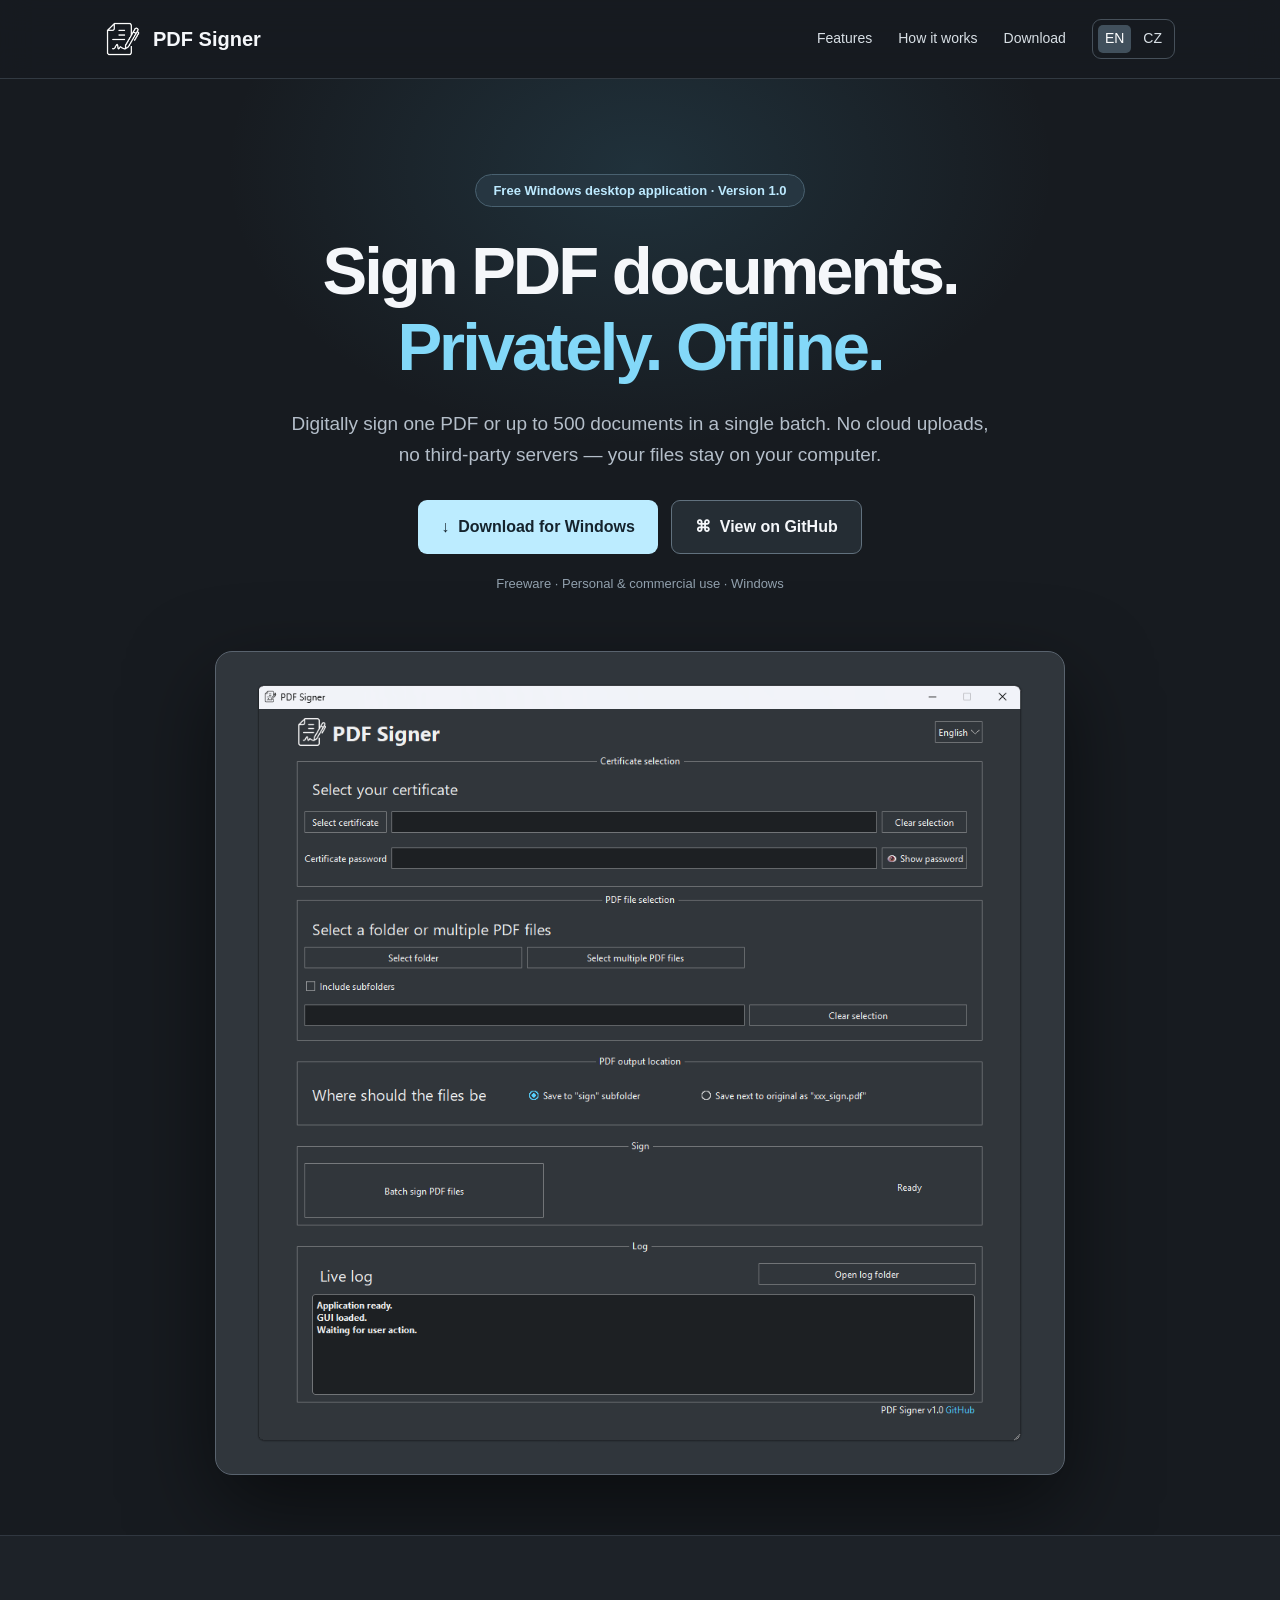
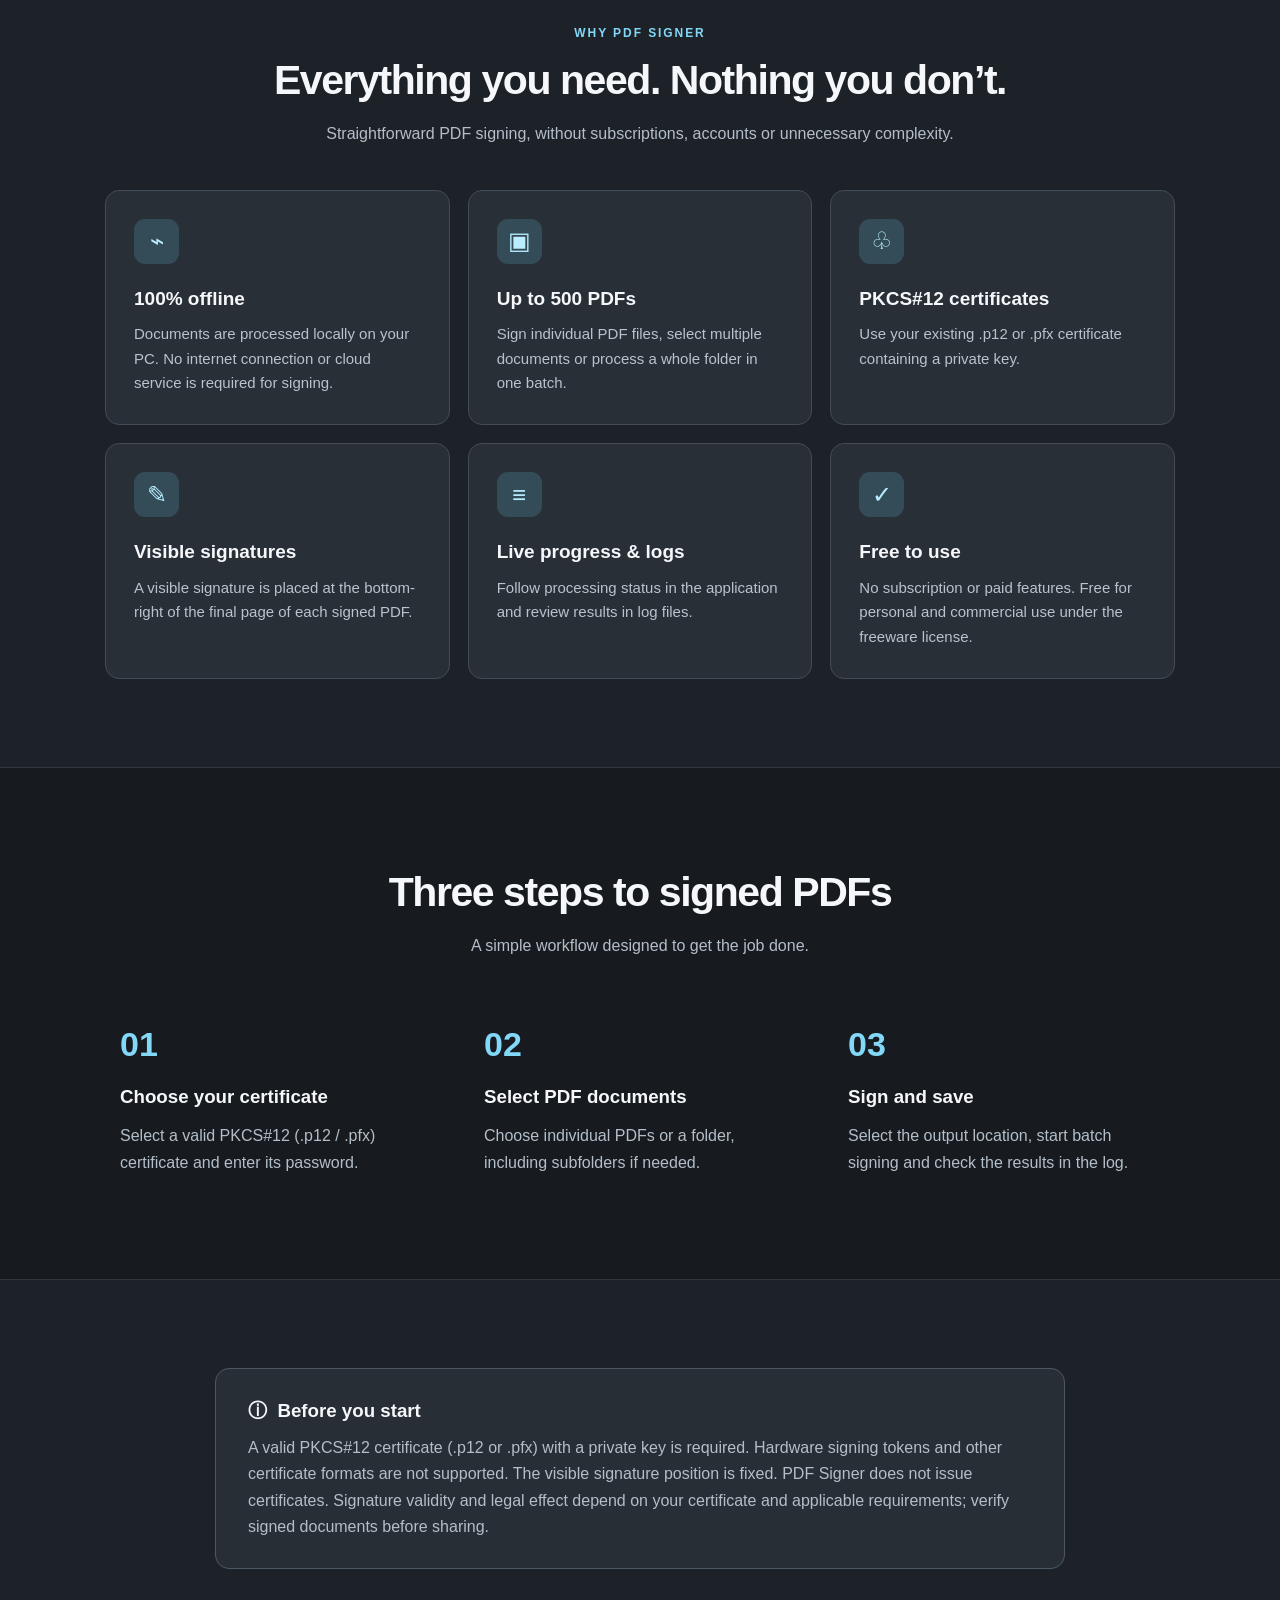
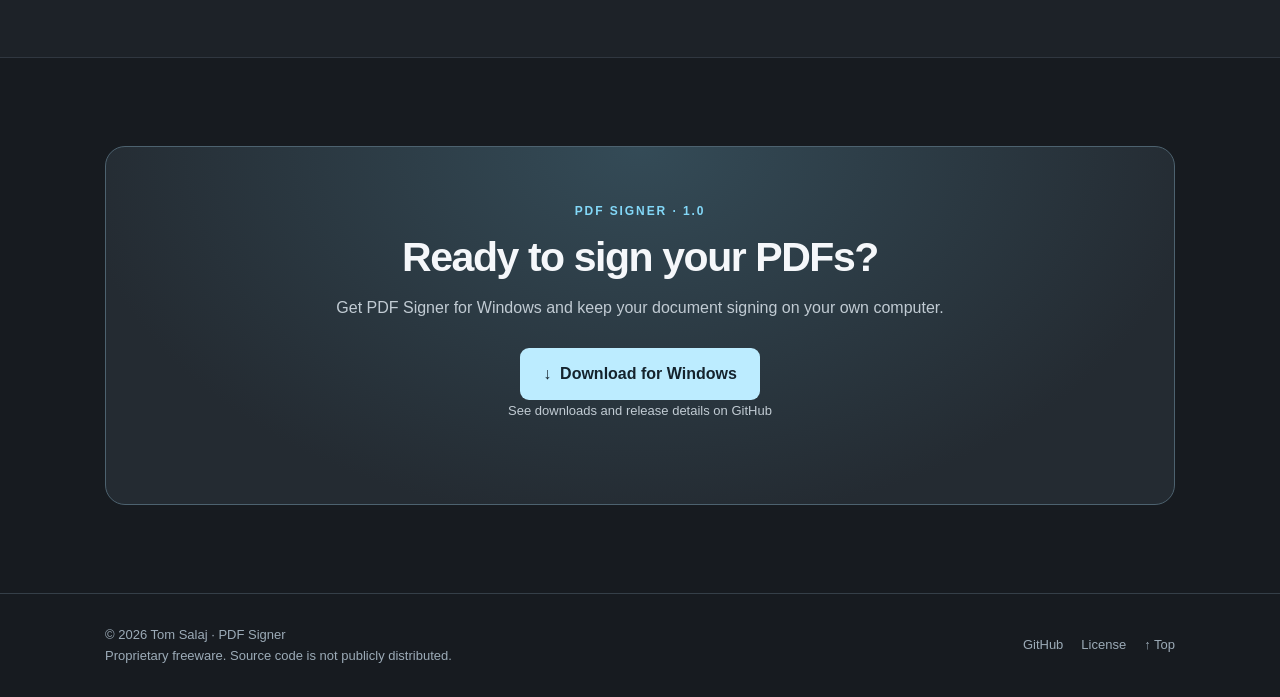
<file: docs/index.html>
<!doctype html>
<html lang="en">
<head>
<meta charset="utf-8">
<meta name="viewport" content="width=device-width,initial-scale=1">
<meta name="description" content="Free offline Windows desktop application for batch digital PDF signing with PKCS#12 certificates.">
<meta name="theme-color" content="#171b20">
<link rel="icon" type="image/png" href="assets/favicon.png">
<link rel="stylesheet" href="style.css">
<link rel="alternate" hreflang="en" href="https://tom591.github.io/pdf-signer/">
<link rel="alternate" hreflang="cs" href="https://tom591.github.io/pdf-signer/index_cs.html">
<title>PDF Signer — Free offline Windows desktop application for batch digital PDF signing with PKCS#12 certificates
</title>
<meta name="google-site-verification" content="HD3Lw4Ob68nkCvNUrleOzye5oAtL8HYMbpMUky3r5Ic" />
</head>
<body>
<header class="header">
<div class="container nav">
<a class="brand" href="#top">
<img src="assets/logo-white.png" alt="" width="36" height="36">PDF Signer</a>
<nav class="links" aria-label="Navigation">
<a class="nav-item" href="#features">Features</a>
<a class="nav-item" href="#how">How it works</a>
<a class="nav-item" href="#download">Download</a>
<div class="langs">
<a href="index.html" aria-current="page" lang="en">EN</a>
<a href="index_cs.html"  lang="cs">CZ</a>
</div>
</nav>
</div>
</header>
<main id="top">
<section class="hero">
<div class="container">
<div class="eyebrow">Free Windows desktop application · Version 1.0
</div><h1>Sign PDF documents.
<br>
<span>Privately. Offline.
</span></h1>
<p class="lead">Digitally sign one PDF or up to 500 documents in a single batch. No cloud uploads, no third-party servers — your files stay on your computer.
</p>
<div class="buttons">
<a class="button primary" href="https://github.com/tom591/pdf-signer/releases" target="_blank" rel="noopener noreferrer">↓ &nbsp;Download for Windows</a>
<a class="button secondary" href="https://github.com/tom591/pdf-signer" target="_blank" rel="noopener noreferrer">⌘ &nbsp;View on GitHub</a>
</div>
<p class="meta">Freeware · Personal & commercial use · Windows
</p>
<div class="preview">
<img src="assets/screenshot-en.png" width="997" height="985" alt="PDF Signer English application interface" fetchpriority="high">
</div>
</div>
</section>
<section class="section section-alt anchor" id="features">
<div class="container">
<div class="section-head">
<div class="kicker">Why PDF Signer
</div><h2>Everything you need. Nothing you don’t.</h2>
<p>Straightforward PDF signing, without subscriptions, accounts or unnecessary complexity.
</p>
</div>
<div class="cards">
<article class="card">
<div class="symbol" aria-hidden="true">⌁
</div><h3>100% offline</h3>
<p>Documents are processed locally on your PC. No internet connection or cloud service is required for signing.
</p>
</article>
<article class="card">
<div class="symbol" aria-hidden="true">▣
</div><h3>Up to 500 PDFs</h3>
<p>Sign individual PDF files, select multiple documents or process a whole folder in one batch.
</p>
</article>
<article class="card">
<div class="symbol" aria-hidden="true">♧
</div><h3>PKCS#12 certificates</h3>
<p>Use your existing .p12 or .pfx certificate containing a private key.
</p>
</article>
<article class="card">
<div class="symbol" aria-hidden="true">✎
</div><h3>Visible signatures</h3>
<p>A visible signature is placed at the bottom-right of the final page of each signed PDF.
</p>
</article>
<article class="card">
<div class="symbol" aria-hidden="true">≡
</div><h3>Live progress & logs</h3>
<p>Follow processing status in the application and review results in log files.
</p>
</article>
<article class="card">
<div class="symbol" aria-hidden="true">✓
</div><h3>Free to use</h3>
<p>No subscription or paid features. Free for personal and commercial use under the freeware license.
</p>
</article>
</div>
</div>
</section>
<section class="section anchor" id="how">
<div class="container">
<div class="section-head"><h2>Three steps to signed PDFs</h2>
<p>A simple workflow designed to get the job done.
</p>
</div>
<div class="steps">
<article class="step"><h3>Choose your certificate</h3>
<p>Select a valid PKCS#12 (.p12 / .pfx) certificate and enter its password.
</p>
</article>
<article class="step"><h3>Select PDF documents</h3>
<p>Choose individual PDFs or a folder, including subfolders if needed.
</p>
</article>
<article class="step"><h3>Sign and save</h3>
<p>Select the output location, start batch signing and check the results in the log.
</p>
</article>
</div>
</div>
</section>
<section class="section section-alt">
<div class="container">
<div class="notice"><h3>ⓘ &nbsp;Before you start</h3>
<p>A valid PKCS#12 certificate (.p12 or .pfx) with a private key is required. Hardware signing tokens and other certificate formats are not supported. The visible signature position is fixed. PDF Signer does not issue certificates. Signature validity and legal effect depend on your certificate and applicable requirements; verify signed documents before sharing.
</p>
</div>
</div>
</section>
<section class="section anchor" id="download">
<div class="container">
<div class="download-panel">
<div class="kicker">PDF Signer · 1.0
</div><h2>Ready to sign your PDFs?</h2>
<p>Get PDF Signer for Windows and keep your document signing on your own computer.
</p>
<a class="button primary" href="https://github.com/tom591/pdf-signer/releases" target="_blank" rel="noopener noreferrer">↓ &nbsp;Download for Windows</a>
<p class="meta">See downloads and release details on GitHub
</p>
</div>
</div>
</section>
</main>
<footer class="footer">
<div class="container footer-inner">
<div>© 2026 Tom Salaj · PDF Signer
<br>Proprietary freeware. Source code is not publicly distributed.
</div>
<div class="footer-links">
<a href="https://github.com/tom591/pdf-signer" target="_blank" rel="noopener noreferrer">GitHub</a>
<a href="https://github.com/tom591/pdf-signer/blob/main/LICENSE" target="_blank" rel="noopener noreferrer">License</a>
<a href="#top">↑ Top</a>
</div>
</div>
</footer>
</body>
</html>
</file>
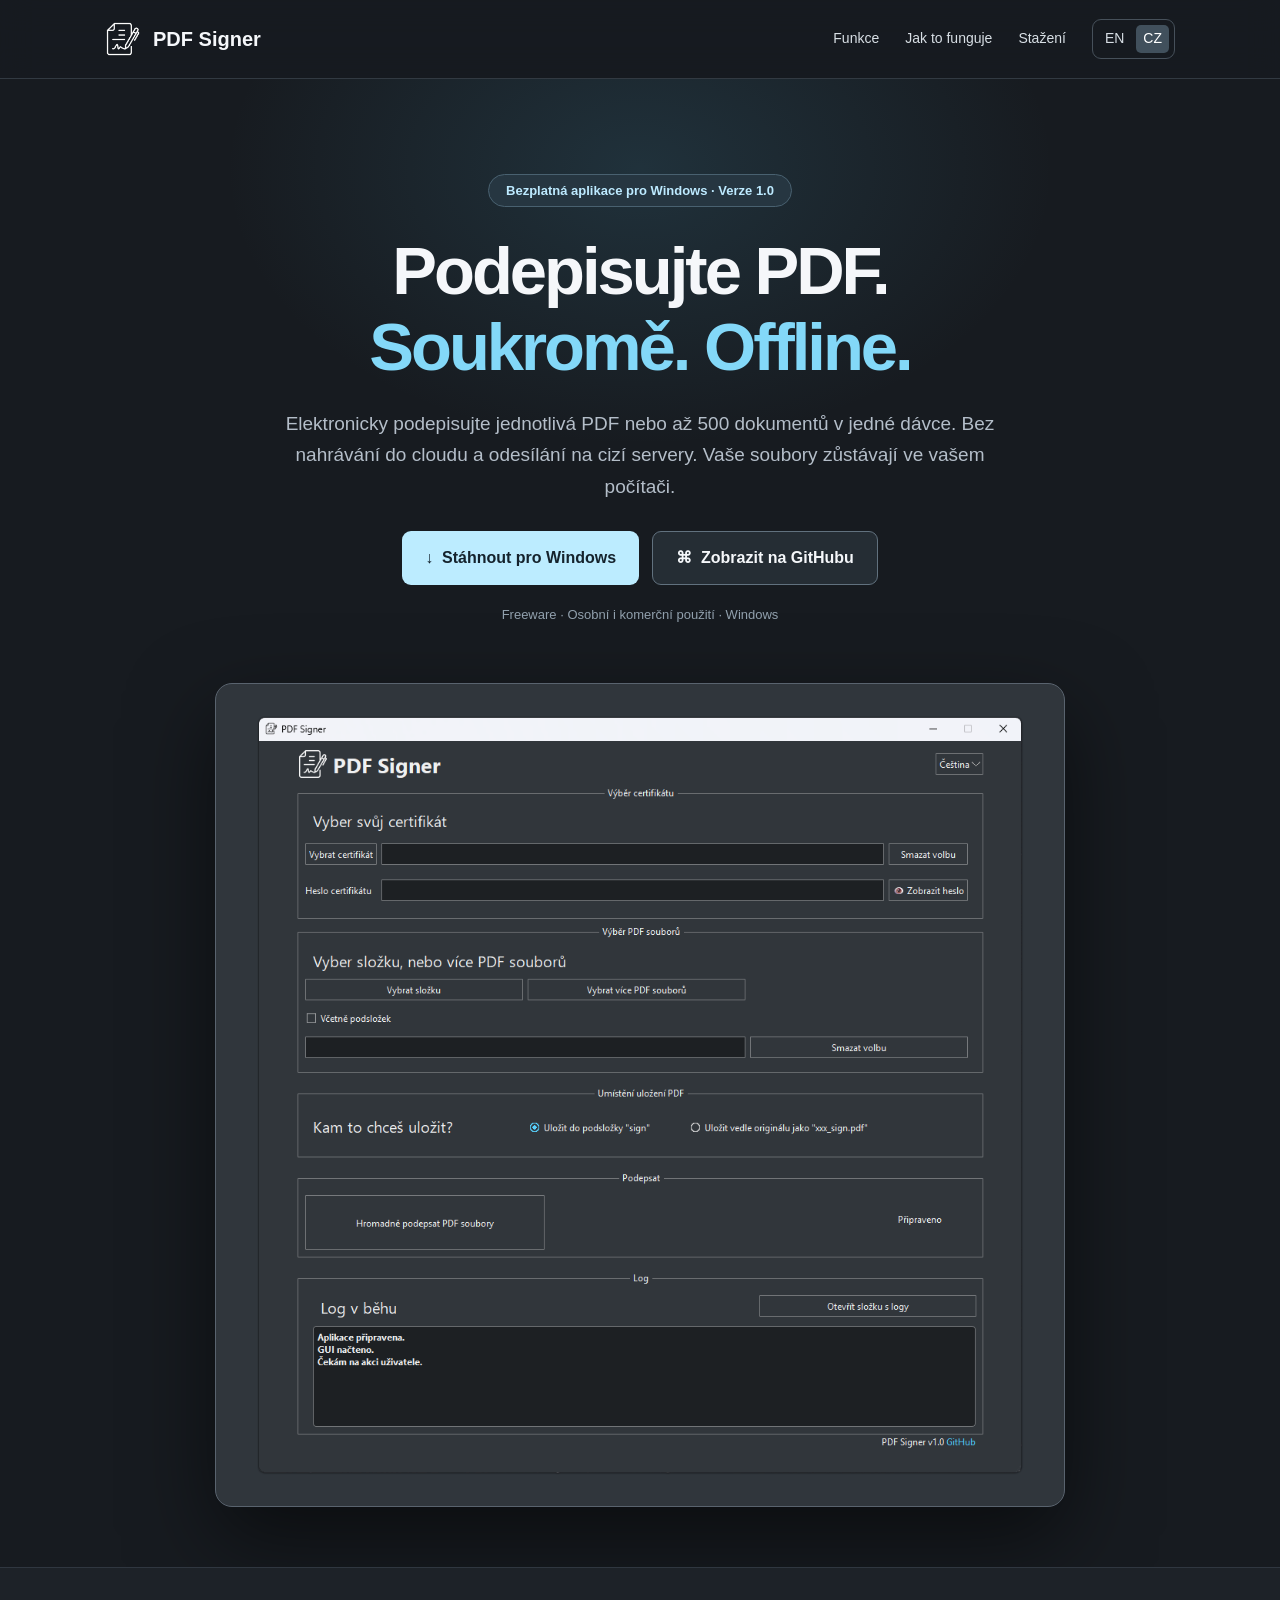
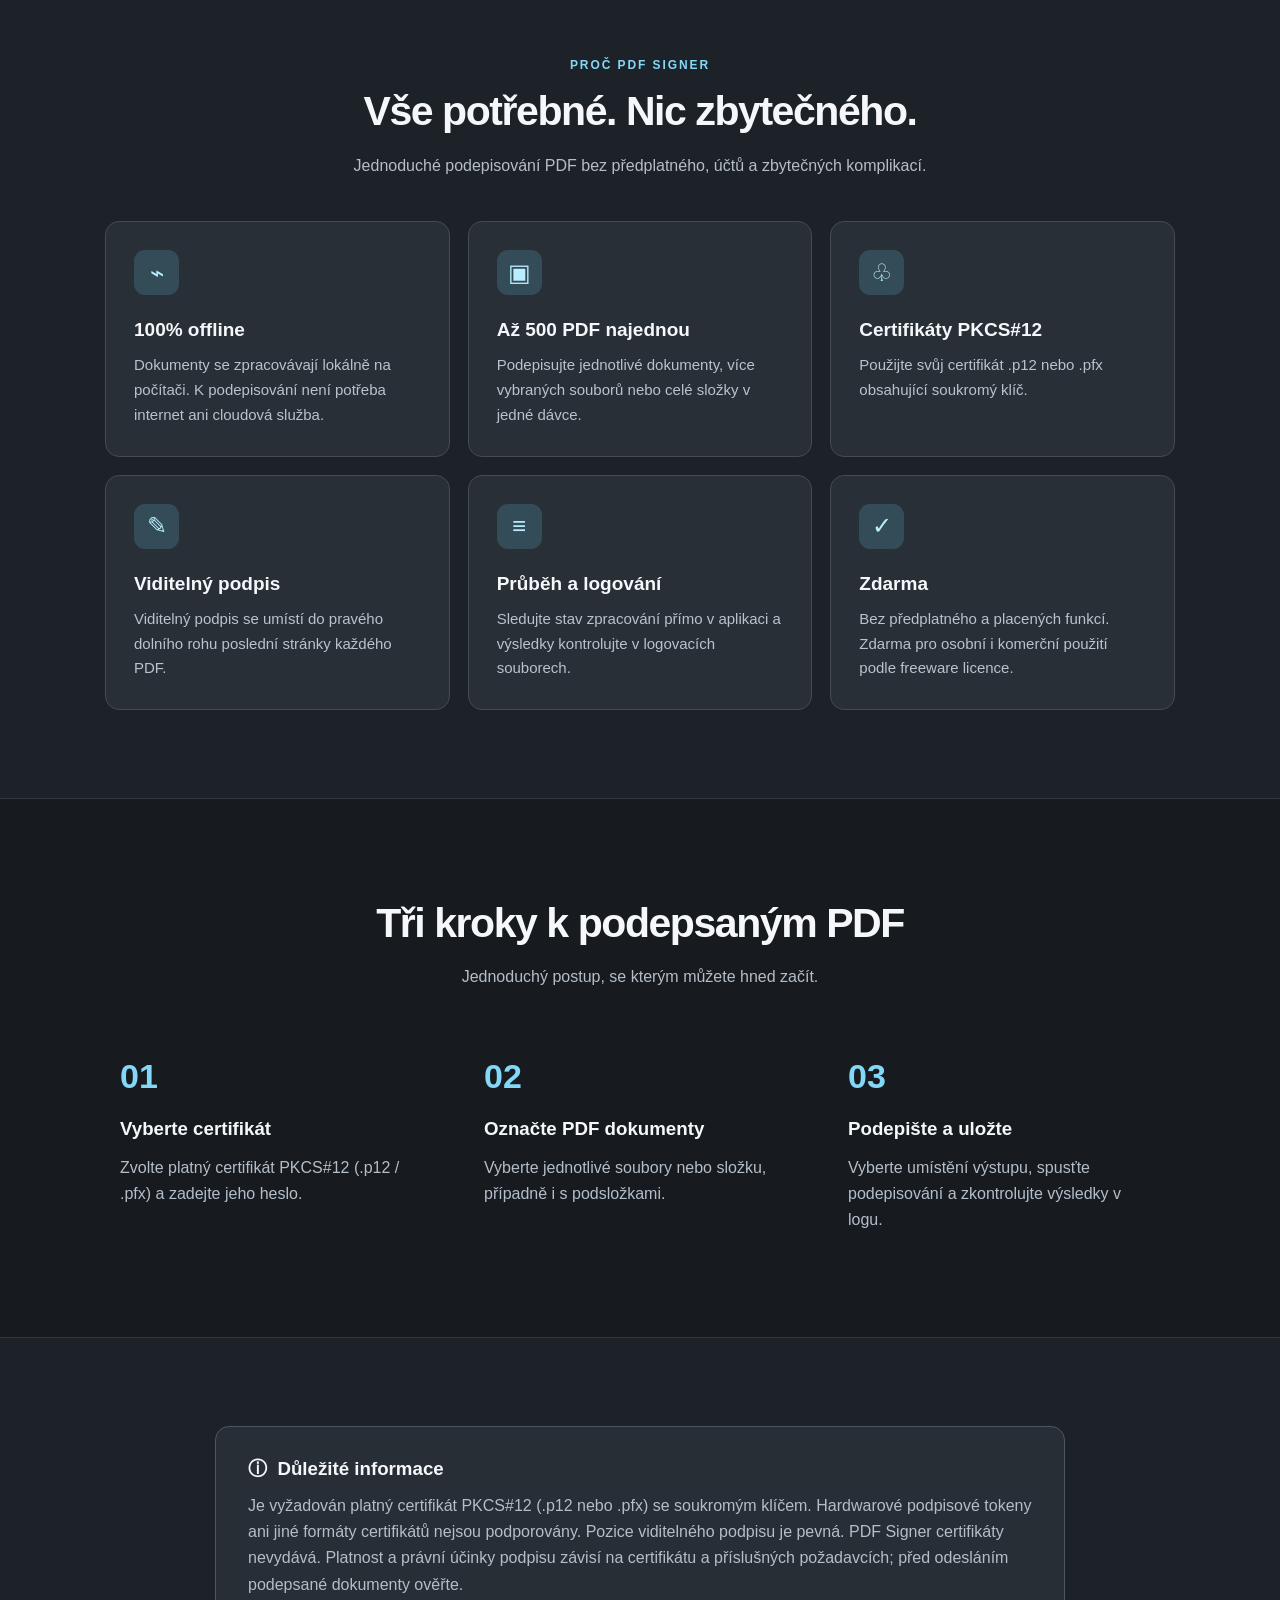
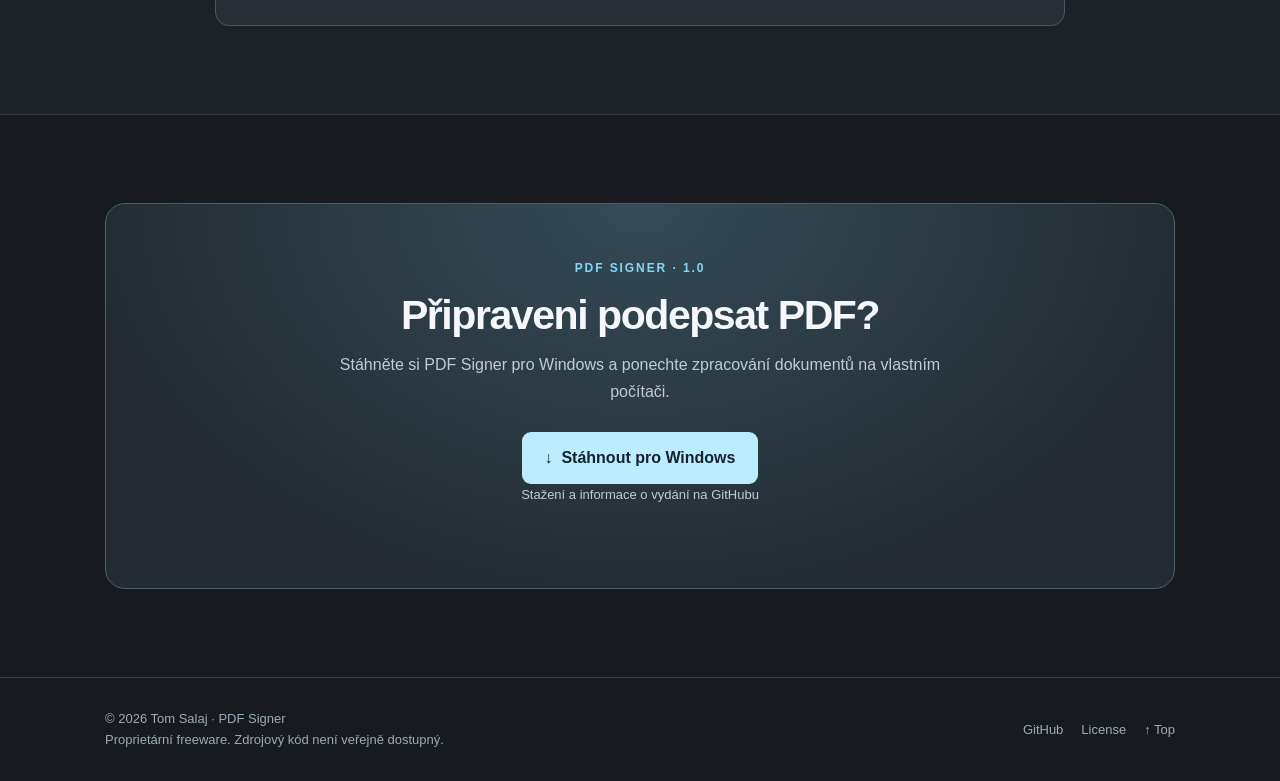
<file: docs/index_cs.html>
<!doctype html>
<html lang="cs">
<head>
<meta charset="utf-8">
<meta name="viewport" content="width=device-width,initial-scale=1">
<meta name="description" content="Bezplatná offline aplikace pro Windows k hromadnému elektronickému podepisování PDF pomocí certifikátů PKCS#12.">
<meta name="theme-color" content="#171b20">
<link rel="icon" type="image/png" href="assets/favicon.png">
<link rel="stylesheet" href="style.css">
<link rel="alternate" hreflang="en" href="https://tom591.github.io/pdf-signer/">
<link rel="alternate" hreflang="cs" href="https://tom591.github.io/pdf-signer/index_cs.html">
<title>PDF Signer — Bezplatná offline aplikace pro Windows k hromadnému elektronickému podepisování PDF pomocí certifikátů PKCS#12
</title>
</head>
<body>
<header class="header">
<div class="container nav">
<a class="brand" href="#top">
<img src="assets/logo-white.png" alt="" width="36" height="36">PDF Signer</a>
<nav class="links" aria-label="Navigation">
<a class="nav-item" href="#features">Funkce</a>
<a class="nav-item" href="#how">Jak to funguje</a>
<a class="nav-item" href="#download">Stažení</a>
<div class="langs">
<a href="index.html"  lang="en">EN</a>
<a href="index_cs.html" aria-current="page" lang="cs">CZ</a>
</div>
</nav>
</div>
</header>
<main id="top">
<section class="hero">
<div class="container">
<div class="eyebrow">Bezplatná aplikace pro Windows · Verze 1.0
</div><h1>Podepisujte PDF.
<br>
<span>Soukromě. Offline.
</span></h1>
<p class="lead">Elektronicky podepisujte jednotlivá PDF nebo až 500 dokumentů v jedné dávce. Bez nahrávání do cloudu a odesílání na cizí servery. Vaše soubory zůstávají ve vašem počítači.
</p>
<div class="buttons">
<a class="button primary" href="https://github.com/tom591/pdf-signer/releases" target="_blank" rel="noopener noreferrer">↓ &nbsp;Stáhnout pro Windows</a>
<a class="button secondary" href="https://github.com/tom591/pdf-signer" target="_blank" rel="noopener noreferrer">⌘ &nbsp;Zobrazit na GitHubu</a>
</div>
<p class="meta">Freeware · Osobní i komerční použití · Windows
</p>
<div class="preview">
<img src="assets/screenshot-cs.png" width="993" height="983" alt="České rozhraní aplikace PDF Signer" fetchpriority="high">
</div>
</div>
</section>
<section class="section section-alt anchor" id="features">
<div class="container">
<div class="section-head">
<div class="kicker">Proč PDF Signer
</div><h2>Vše potřebné. Nic zbytečného.</h2>
<p>Jednoduché podepisování PDF bez předplatného, účtů a zbytečných komplikací.
</p>
</div>
<div class="cards">
<article class="card">
<div class="symbol" aria-hidden="true">⌁
</div><h3>100% offline</h3>
<p>Dokumenty se zpracovávají lokálně na počítači. K podepisování není potřeba internet ani cloudová služba.
</p>
</article>
<article class="card">
<div class="symbol" aria-hidden="true">▣
</div><h3>Až 500 PDF najednou</h3>
<p>Podepisujte jednotlivé dokumenty, více vybraných souborů nebo celé složky v jedné dávce.
</p>
</article>
<article class="card">
<div class="symbol" aria-hidden="true">♧
</div><h3>Certifikáty PKCS#12</h3>
<p>Použijte svůj certifikát .p12 nebo .pfx obsahující soukromý klíč.
</p>
</article>
<article class="card">
<div class="symbol" aria-hidden="true">✎
</div><h3>Viditelný podpis</h3>
<p>Viditelný podpis se umístí do pravého dolního rohu poslední stránky každého PDF.
</p>
</article>
<article class="card">
<div class="symbol" aria-hidden="true">≡
</div><h3>Průběh a logování</h3>
<p>Sledujte stav zpracování přímo v aplikaci a výsledky kontrolujte v logovacích souborech.
</p>
</article>
<article class="card">
<div class="symbol" aria-hidden="true">✓
</div><h3>Zdarma</h3>
<p>Bez předplatného a placených funkcí. Zdarma pro osobní i komerční použití podle freeware licence.
</p>
</article>
</div>
</div>
</section>
<section class="section anchor" id="how">
<div class="container">
<div class="section-head"><h2>Tři kroky k podepsaným PDF</h2>
<p>Jednoduchý postup, se kterým můžete hned začít.
</p>
</div>
<div class="steps">
<article class="step"><h3>Vyberte certifikát</h3>
<p>Zvolte platný certifikát PKCS#12 (.p12 / .pfx) a zadejte jeho heslo.
</p>
</article>
<article class="step"><h3>Označte PDF dokumenty</h3>
<p>Vyberte jednotlivé soubory nebo složku, případně i s podsložkami.
</p>
</article>
<article class="step"><h3>Podepište a uložte</h3>
<p>Vyberte umístění výstupu, spusťte podepisování a zkontrolujte výsledky v logu.
</p>
</article>
</div>
</div>
</section>
<section class="section section-alt">
<div class="container">
<div class="notice"><h3>ⓘ &nbsp;Důležité informace</h3>
<p>Je vyžadován platný certifikát PKCS#12 (.p12 nebo .pfx) se soukromým klíčem. Hardwarové podpisové tokeny ani jiné formáty certifikátů nejsou podporovány. Pozice viditelného podpisu je pevná. PDF Signer certifikáty nevydává. Platnost a právní účinky podpisu závisí na certifikátu a příslušných požadavcích; před odesláním podepsané dokumenty ověřte.
</p>
</div>
</div>
</section>
<section class="section anchor" id="download">
<div class="container">
<div class="download-panel">
<div class="kicker">PDF Signer · 1.0
</div><h2>Připraveni podepsat PDF?</h2>
<p>Stáhněte si PDF Signer pro Windows a ponechte zpracování dokumentů na vlastním počítači.
</p>
<a class="button primary" href="https://github.com/tom591/pdf-signer/releases" target="_blank" rel="noopener noreferrer">↓ &nbsp;Stáhnout pro Windows</a>
<p class="meta">Stažení a informace o vydání na GitHubu
</p>
</div>
</div>
</section>
</main>
<footer class="footer">
<div class="container footer-inner">
<div>© 2026 Tom Salaj · PDF Signer
<br>Proprietární freeware. Zdrojový kód není veřejně dostupný.
</div>
<div class="footer-links">
<a href="https://github.com/tom591/pdf-signer" target="_blank" rel="noopener noreferrer">GitHub</a>
<a href="https://github.com/tom591/pdf-signer/blob/main/LICENSE" target="_blank" rel="noopener noreferrer">License</a>
<a href="#top">↑ Top</a>
</div>
</div>
</footer>
</body>
</html>
</file>
<file: docs/style.css>
:root {
	color-scheme: dark;
	--bg: #171b20;
	--panel: #252b31;
	--panel2: #30363c;
	--text: #f5f7fa;
	--muted: #b4bec9;
	--accent: #83d8f8;
	--line: #46505a
}
* {
	box-sizing: border-box
}
html {
	scroll-behavior: smooth
}
body {
	margin: 0;
	background: var(--bg);
	color: var(--text);
	font-family: Inter, 'Segoe UI', Arial, sans-serif;
	line-height: 1.65
}
a {
	color: inherit;
	text-decoration: none
}
a:hover {
	color: var(--accent)
}
.container {
	max-width: 1120px;
	margin: auto;
	padding: 0 25px
}
.header {
	position: sticky;
	top: 0;
	z-index: 5;
	background: rgba(23,27,32,.94);
	backdrop-filter: blur(16px);
	border-bottom: 1px solid #323a42
}
.nav {
	display: flex;
	justify-content: space-between;
	align-items: center;
	min-height: 78px;
	gap: 20px
}
.brand {
	display: flex;
	align-items: center;
	gap: 12px;
	font-size: 20px;
	font-weight: 750;
	white-space: nowrap
}
.brand img {
	width: 36px;
	height: 36px;
	object-fit: contain
}
.links {
	display: flex;
	gap: 26px;
	align-items: center;
	font-size: 14px;
	color: #d8dfe5
}
.langs {
	display: flex;
	gap: 5px;
	border: 1px solid var(--line);
	border-radius: 9px;
	padding: 5px
}
.langs a {
	padding: 2px 7px;
	border-radius: 5px
}
.langs a[aria-current=page] {
	background: #41505c;
	color: #fff
}
.hero {
	padding: 95px 0 60px;
	text-align: center;
	position: relative;
	overflow: hidden
}
.hero:before {
	content: '';
	position: absolute;
	z-index: -1;
	left: 50%;
	top: -210px;
	transform: translateX(-50%);
	width: 900px;
	height: 600px;
	background: radial-gradient(ellipse,rgba(64,129,156,.22), transparent 65%)
}
.eyebrow {
	display: inline-block;
	border: 1px solid #496170;
	background: #263641;
	color: #bdeaff;
	border-radius: 100px;
	padding: 5px 17px;
	font-size: 13px;
	font-weight: 600
}
.hero h1 {
	font-size: clamp(36px,6vw,67px);
	line-height: 1.13;
	letter-spacing: -.045em;
	max-width: 850px;
	margin: 26px auto 23px
}
.hero h1 span {
	color: var(--accent)
}
.lead {
	font-size: 19px;
	color: var(--muted);
	max-width: 720px;
	margin: 0 auto 29px
}
.buttons {
	display: flex;
	gap: 13px;
	justify-content: center;
	flex-wrap: wrap
}
.button {
	display: inline-flex;
	align-items: center;
	justify-content: center;
	gap: 10px;
	padding: 13px 23px;
	border-radius: 9px;
	font-weight: 700;
	transition: transform .2s, background .2s
}
.button:hover {
	transform: translateY(-2px)
}
.primary {
	background: #bcecff;
	color: #15232d
}
.primary:hover {
	background: #e0f7ff;
	color: #15232d
}
.secondary {
	border: 1px solid #61717e;
	background: #252d34
}
.secondary:hover {
	background: #34414c;
	color: #fff
}
.meta {
	color: #91a0ad;
	font-size: 13px;
	margin: 19px 0 0
}
.preview {
	max-width: 850px;
	margin: 57px auto 0;
	padding: 13px;
	background: #30363c;
	border: 1px solid #59636e;
	border-radius: 17px;
	box-shadow: 0 32px 85px #0008
}
.preview img {
	width: 100%;
	height: auto;
	display: block;
	border-radius: 9px
}
.section {
	padding: 88px 0
}
.section-alt {
	background: #1d2228;
	border-top: 1px solid #303740;
	border-bottom: 1px solid #303740
}
.section-head {
	text-align: center;
	margin: 0 auto 42px;
	max-width: 750px
}
.kicker {
	color: var(--accent);
	font-size: 12px;
	font-weight: 800;
	letter-spacing: .16em;
	text-transform: uppercase
}
.section h2 {
	font-size: clamp(29px,4vw,41px);
	letter-spacing: -.035em;
	line-height: 1.2;
	margin: 12px 0 15px
}
.section-head p, .muted {
	color: var(--muted)
}
.cards {
	display: grid;
	grid-template-columns: repeat(3,1fr);
	gap: 18px
}
.card {
	border: 1px solid #414c56;
	background: #282f36;
	padding: 28px;
	border-radius: 14px
}
.card .symbol {
	display: flex;
	align-items: center;
	justify-content: center;
	width: 45px;
	height: 45px;
	border-radius: 11px;
	background: #344c58;
	color: #b9edff;
	font-size: 24px;
	margin-bottom: 19px
}
.card h3 {
	margin: 0 0 8px;
	font-size: 19px
}
.card p {
	margin: 0;
	color: #b8c3cc;
	font-size: 15px
}
.steps {
	display: grid;
	grid-template-columns: repeat(3,1fr);
	gap: 22px;
	counter-reset: steps
}
.step {
	padding: 15px
}
.step:before {
	counter-increment: steps;
	content: '0' counter(steps);
	font-size: 34px;
	font-weight: 800;
	color: var(--accent)
}
.step h3 {
	margin: 10px 0
}
.step p {
	color: var(--muted);
	margin: 0
}
.notice {
	border: 1px solid #4b5863;
	background: #272e35;
	border-radius: 14px;
	padding: 27px 32px;
	max-width: 850px;
	margin: auto
}
.notice h3 {
	margin: 0 0 8px
}
.notice p {
	margin: 0;
	color: var(--muted)
}
.download-panel {
	text-align: center;
	border: 1px solid #4d626f;
	border-radius: 20px;
	padding: 55px 25px;
background: radial-gradient(ellipse at 50% 0,
#344b57,
	#242b32 75%)
}
.download-panel h2 {
	margin: 12px 0
}
.download-panel p {
	color: #c1cbd3;
	max-width: 620px;
	margin: 0 auto 27px
}
.footer {
	border-top: 1px solid #353f48;
	padding: 30px 0;
	color: #9cabb7;
	font-size: 13px
}
.footer-inner {
	display: flex;
	align-items: center;
	justify-content: space-between;
	gap: 18px;
	flex-wrap: wrap
}
.footer-links {
	display: flex;
	gap: 18px
}
.anchor {
	scroll-margin-top: 85px
}
@media(max-width:700px) {
.nav {
	min-height: 70px
}
.links {
	gap: 12px
}
.links .nav-item {
	display: none
}
.hero {
	padding: 70px 0 40px
}
.lead {
	font-size: 16px
}
.preview {
	margin-top: 38px;
	padding: 7px
}
.cards, .steps {
	grid-template-columns: 1fr
}
.section {
	padding: 65px 0
}
.card {
	padding: 23px
}
.footer-inner {
	justify-content: center;
	text-align: center
}
.notice {
	padding: 23px
}
}
</file>
